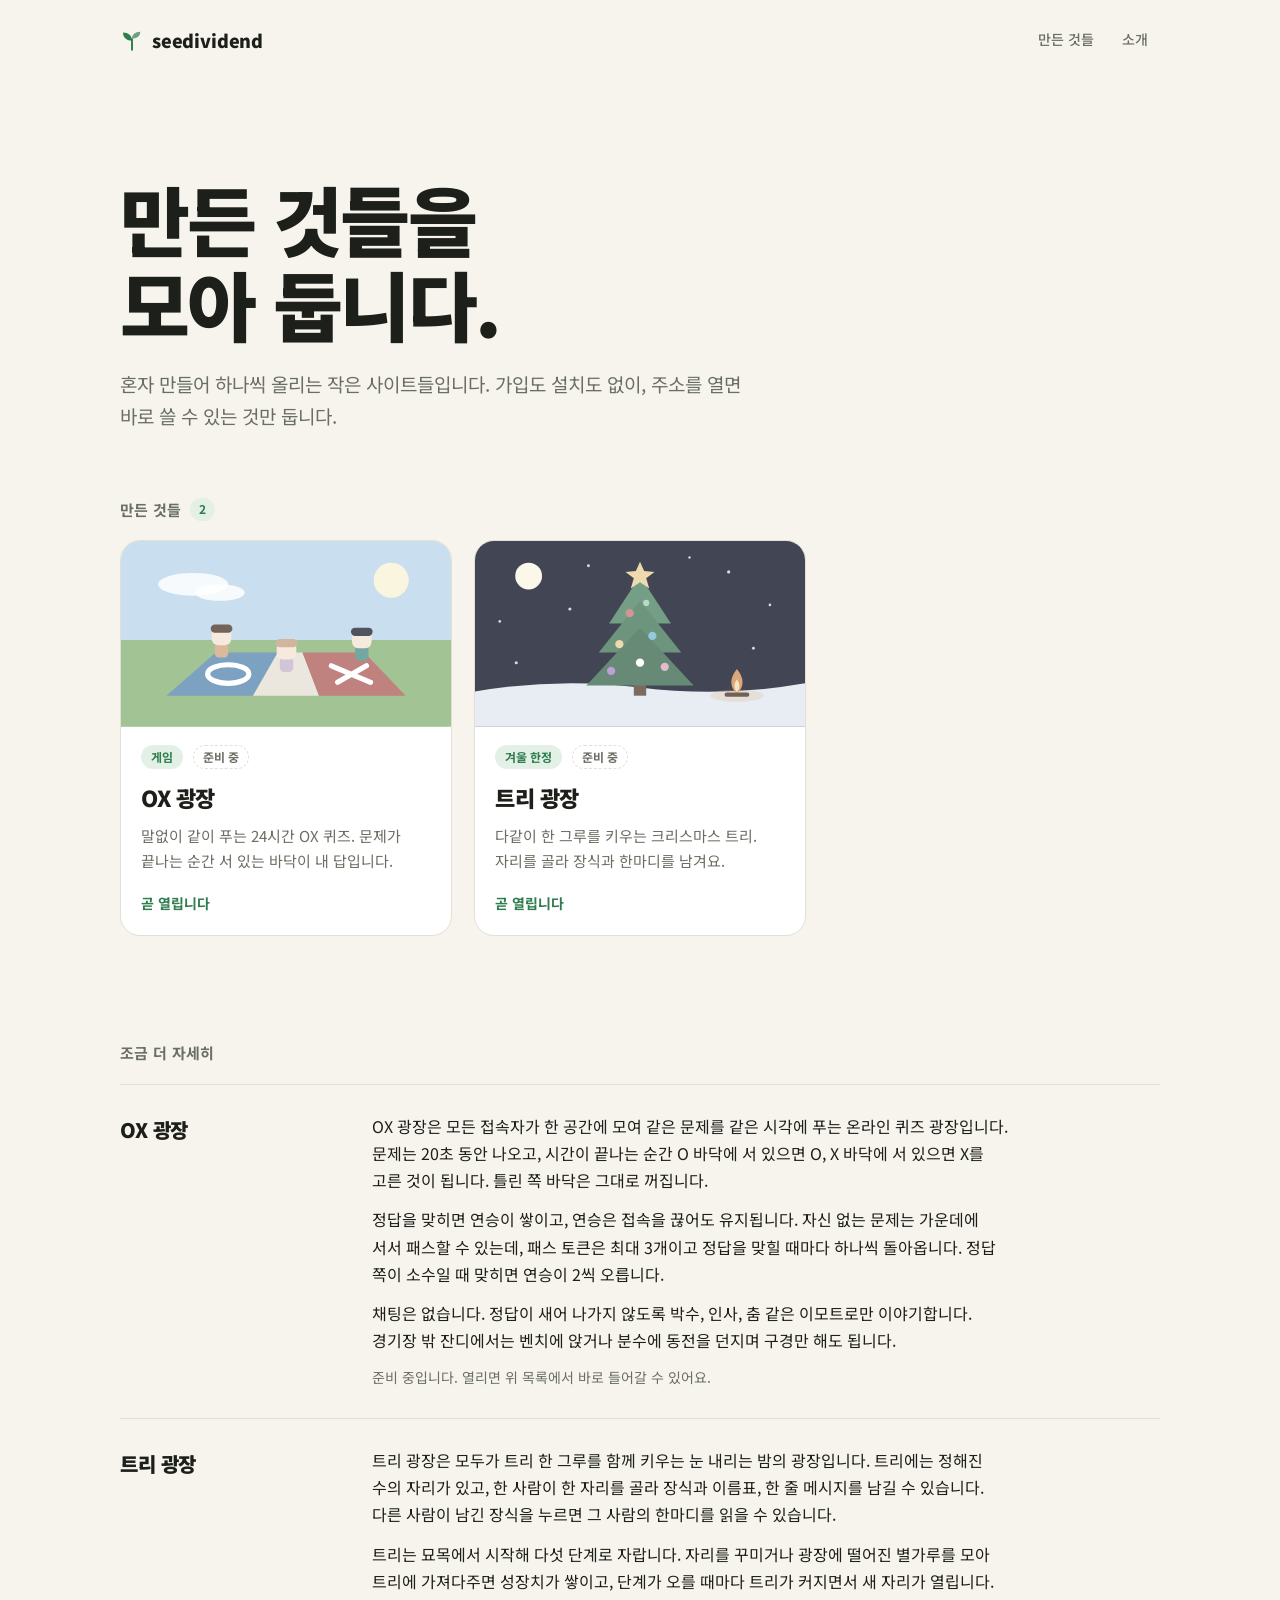
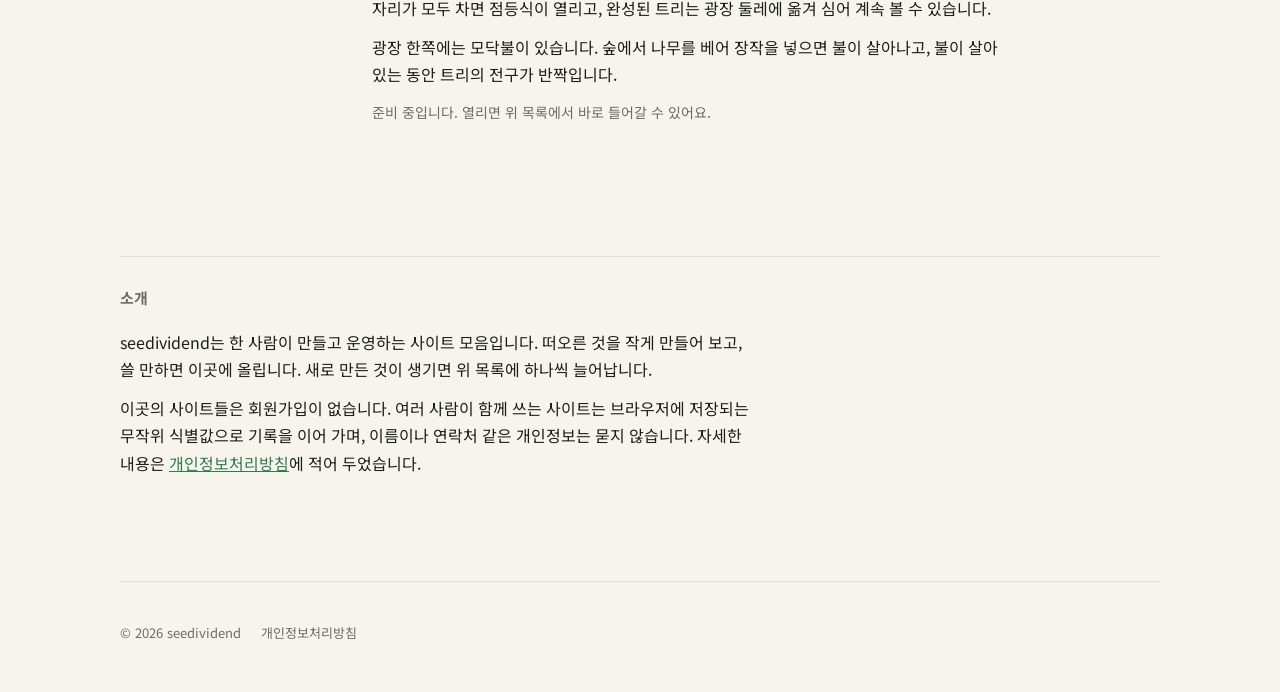
<file: index.html>
<!doctype html>
<html lang="ko">
  <head>
    <meta charset="UTF-8" />
    <meta name="viewport" content="width=device-width, initial-scale=1.0" />
    <title>seedividend · 만든 것들</title>
    <meta name="description" content="혼자 만들어 올리는 작은 사이트 모음. OX 광장, 트리 광장." />
    <meta property="og:title" content="seedividend · 만든 것들" />
    <meta property="og:description" content="혼자 만들어 올리는 작은 사이트 모음. OX 광장, 트리 광장." />
    <meta property="og:type" content="website" />
    <link rel="canonical" href="https://seedividend.com/" />
    <meta property="og:url" content="https://seedividend.com/" />
    <meta name="theme-color" content="#f7f4ee" media="(prefers-color-scheme: light)" />
    <meta name="theme-color" content="#14160f" media="(prefers-color-scheme: dark)" />
    <link rel="icon" href="/favicon.svg" type="image/svg+xml" />
    <link rel="preconnect" href="https://fonts.googleapis.com" />
    <link href="https://fonts.googleapis.com/css2?family=Noto+Sans+KR:wght@400;500;700;900&display=swap" rel="stylesheet" />
    <link rel="stylesheet" href="/static/style.css" />
    <meta name="google-adsense-account" content="ca-pub-4877378276818686" />
    <script async src="https://pagead2.googlesyndication.com/pagead/js/adsbygoogle.js?client=ca-pub-4877378276818686" crossorigin="anonymous"></script>
  </head>
  <body>
    <header class="top">
      <a class="brand" href="/"><svg class="sprout" viewBox="0 0 32 32" aria-hidden="true"><path d="M16 29V15" stroke="currentColor" stroke-width="2.6" stroke-linecap="round" fill="none"/><path d="M16 17C16 10 11 6 4 6c0 7 5 11 12 11z" fill="currentColor"/><path d="M16 14c0-5 4-9 11-9 0 6-4 9-11 9z" fill="currentColor" opacity=".7"/></svg><span>seedividend</span></a>
      <nav><a href="/#projects">만든 것들</a><a href="/#about">소개</a></nav>
    </header>
    <main>
      <section class="hero">
        <h1>만든 것들을<br />모아 둡니다.</h1>
        <p>혼자 만들어 하나씩 올리는 작은 사이트들입니다. 가입도 설치도 없이, 주소를 열면 바로 쓸 수 있는 것만 둡니다.</p>
      </section>

      <section id="projects" class="projects">
        <h2>만든 것들 <span class="count">2</span></h2>
        <div class="grid">
        <div class="card soon">
          <div class="card-art"><svg viewBox="0 0 320 180" role="img" aria-label="OX 광장 그림" preserveAspectRatio="xMidYMid slice">
    <rect width="320" height="180" fill="#a9dcff"/>
    <circle cx="262" cy="38" r="17" fill="#fff4c2"/>
    <ellipse cx="70" cy="42" rx="34" ry="11" fill="#fff" opacity=".85"/><ellipse cx="96" cy="50" rx="24" ry="8" fill="#fff" opacity=".85"/>
    <rect y="96" width="320" height="84" fill="#74c053"/>
    <path d="M44 150 L92 108 L152 108 L128 150Z" fill="#3d8fd9"/>
    <path d="M128 150 L152 108 L176 108 L192 150Z" fill="#e9e2d0"/>
    <path d="M192 150 L176 108 L236 108 L276 150Z" fill="#e0564f"/>
    <ellipse cx="104" cy="129" rx="20" ry="9" fill="none" stroke="#fff" stroke-width="5"/>
    <path d="M204 121 L242 137 M238 121 L210 137" stroke="#fff" stroke-width="5" stroke-linecap="round"/>
    <g><rect x="91" y="98" width="13" height="15" rx="4" fill="#f4a261"/><rect x="88" y="84" width="19" height="17" rx="6" fill="#ffe3c9"/><rect x="87" y="81" width="21" height="8" rx="4" fill="#5b3a29"/></g>
    <g><rect x="227" y="101" width="13" height="15" rx="4" fill="#2a9d8f"/><rect x="224" y="87" width="19" height="17" rx="6" fill="#ffe3c9"/><rect x="223" y="84" width="21" height="8" rx="4" fill="#1f2a44"/></g>
    <g><rect x="154" y="112" width="13" height="15" rx="4" fill="#cdb4db"/><rect x="151" y="98" width="19" height="17" rx="6" fill="#ffe3c9"/><rect x="150" y="95" width="21" height="8" rx="4" fill="#d9a066"/></g>
  </svg></div>
          <div class="card-body">
            <div class="card-meta"><span class="tag">게임</span><span class="soon-badge">준비 중</span></div>
            <h3>OX 광장</h3>
            <p>말없이 같이 푸는 24시간 OX 퀴즈. 문제가 끝나는 순간 서 있는 바닥이 내 답입니다.</p>
            <span class="go muted-go">곧 열립니다</span>
          </div>
        </div>
        <div class="card soon">
          <div class="card-art"><svg viewBox="0 0 320 180" role="img" aria-label="트리 광장 그림" preserveAspectRatio="xMidYMid slice">
    <rect width="320" height="180" fill="#0f1838"/>
    <circle cx="52" cy="34" r="13" fill="#fff6d5"/>
    <g fill="#fff" opacity=".8"><circle cx="110" cy="24" r="1.4"/><circle cx="246" cy="30" r="1.6"/><circle cx="286" cy="62" r="1.3"/><circle cx="24" cy="78" r="1.3"/><circle cx="208" cy="16" r="1.2"/><circle cx="92" cy="66" r="1.5"/><circle cx="270" cy="104" r="1.4"/><circle cx="40" cy="118" r="1.5"/></g>
    <path d="M0 146 Q80 132 160 142 T320 138 V180 H0Z" fill="#dfe9f8"/>
    <rect x="154" y="134" width="12" height="16" fill="#6b4226"/>
    <path d="M160 34 L190 80 H130Z" fill="#31925a"/><path d="M160 58 L200 108 H120Z" fill="#2a8552"/><path d="M160 84 L212 140 H108Z" fill="#24784a"/>
    <path d="M160 20 l4 9 10 1 -8 6 3 10 -9-6 -9 6 3-10 -8-6 10-1z" fill="#ffd166"/>
    <g><circle cx="150" cy="70" r="4" fill="#ff6b6b"/><circle cx="172" cy="92" r="4" fill="#4cc9f0"/><circle cx="140" cy="100" r="4" fill="#ffd166"/><circle cx="184" cy="122" r="4" fill="#ff9ecd"/><circle cx="132" cy="126" r="4" fill="#c77dff"/><circle cx="160" cy="118" r="4" fill="#ffffff"/><circle cx="166" cy="60" r="3" fill="#95d5b2"/></g>
    <g><ellipse cx="254" cy="150" rx="26" ry="6" fill="#ff9a3c" opacity=".25"/><path d="M254 124 q11 14 0 24 q-11-10 0-24z" fill="#ff8a2a"/><path d="M254 134 q5 7 0 13 q-5-6 0-13z" fill="#ffe08a"/><rect x="242" y="147" width="24" height="4" rx="2" fill="#5a3a22"/></g>
  </svg></div>
          <div class="card-body">
            <div class="card-meta"><span class="tag">겨울 한정</span><span class="soon-badge">준비 중</span></div>
            <h3>트리 광장</h3>
            <p>다같이 한 그루를 키우는 크리스마스 트리. 자리를 골라 장식과 한마디를 남겨요.</p>
            <span class="go muted-go">곧 열립니다</span>
          </div>
        </div>
        </div>
      </section>

      <section class="details">
        <h2>조금 더 자세히</h2>
        <article class="detail" id="about-ox">
          <h3>OX 광장</h3>
          <p>OX 광장은 모든 접속자가 한 공간에 모여 같은 문제를 같은 시각에 푸는 온라인 퀴즈 광장입니다. 문제는 20초 동안 나오고, 시간이 끝나는 순간 O 바닥에 서 있으면 O, X 바닥에 서 있으면 X를 고른 것이 됩니다. 틀린 쪽 바닥은 그대로 꺼집니다.</p>
          <p>정답을 맞히면 연승이 쌓이고, 연승은 접속을 끊어도 유지됩니다. 자신 없는 문제는 가운데에 서서 패스할 수 있는데, 패스 토큰은 최대 3개이고 정답을 맞힐 때마다 하나씩 돌아옵니다. 정답 쪽이 소수일 때 맞히면 연승이 2씩 오릅니다.</p>
          <p>채팅은 없습니다. 정답이 새어 나가지 않도록 박수, 인사, 춤 같은 이모트로만 이야기합니다. 경기장 밖 잔디에서는 벤치에 앉거나 분수에 동전을 던지며 구경만 해도 됩니다.</p>
          <span class="muted">준비 중입니다. 열리면 위 목록에서 바로 들어갈 수 있어요.</span>
        </article>
        <article class="detail" id="about-tree">
          <h3>트리 광장</h3>
          <p>트리 광장은 모두가 트리 한 그루를 함께 키우는 눈 내리는 밤의 광장입니다. 트리에는 정해진 수의 자리가 있고, 한 사람이 한 자리를 골라 장식과 이름표, 한 줄 메시지를 남길 수 있습니다. 다른 사람이 남긴 장식을 누르면 그 사람의 한마디를 읽을 수 있습니다.</p>
          <p>트리는 묘목에서 시작해 다섯 단계로 자랍니다. 자리를 꾸미거나 광장에 떨어진 별가루를 모아 트리에 가져다주면 성장치가 쌓이고, 단계가 오를 때마다 트리가 커지면서 새 자리가 열립니다. 자리가 모두 차면 점등식이 열리고, 완성된 트리는 광장 둘레에 옮겨 심어 계속 볼 수 있습니다.</p>
          <p>광장 한쪽에는 모닥불이 있습니다. 숲에서 나무를 베어 장작을 넣으면 불이 살아나고, 불이 살아 있는 동안 트리의 전구가 반짝입니다.</p>
          <span class="muted">준비 중입니다. 열리면 위 목록에서 바로 들어갈 수 있어요.</span>
        </article>
      </section>

      <section id="about" class="about">
        <h2>소개</h2>
        <p>seedividend는 한 사람이 만들고 운영하는 사이트 모음입니다. 떠오른 것을 작게 만들어 보고, 쓸 만하면 이곳에 올립니다. 새로 만든 것이 생기면 위 목록에 하나씩 늘어납니다.</p>
        <p>이곳의 사이트들은 회원가입이 없습니다. 여러 사람이 함께 쓰는 사이트는 브라우저에 저장되는 무작위 식별값으로 기록을 이어 가며, 이름이나 연락처 같은 개인정보는 묻지 않습니다. 자세한 내용은 <a href="/privacy">개인정보처리방침</a>에 적어 두었습니다.</p>
      </section>
    </main>
    <footer class="foot">
      <span>© 2026 seedividend</span>
      <a href="/privacy">개인정보처리방침</a>
      
    </footer>
    
  </body>
</html>
</file>
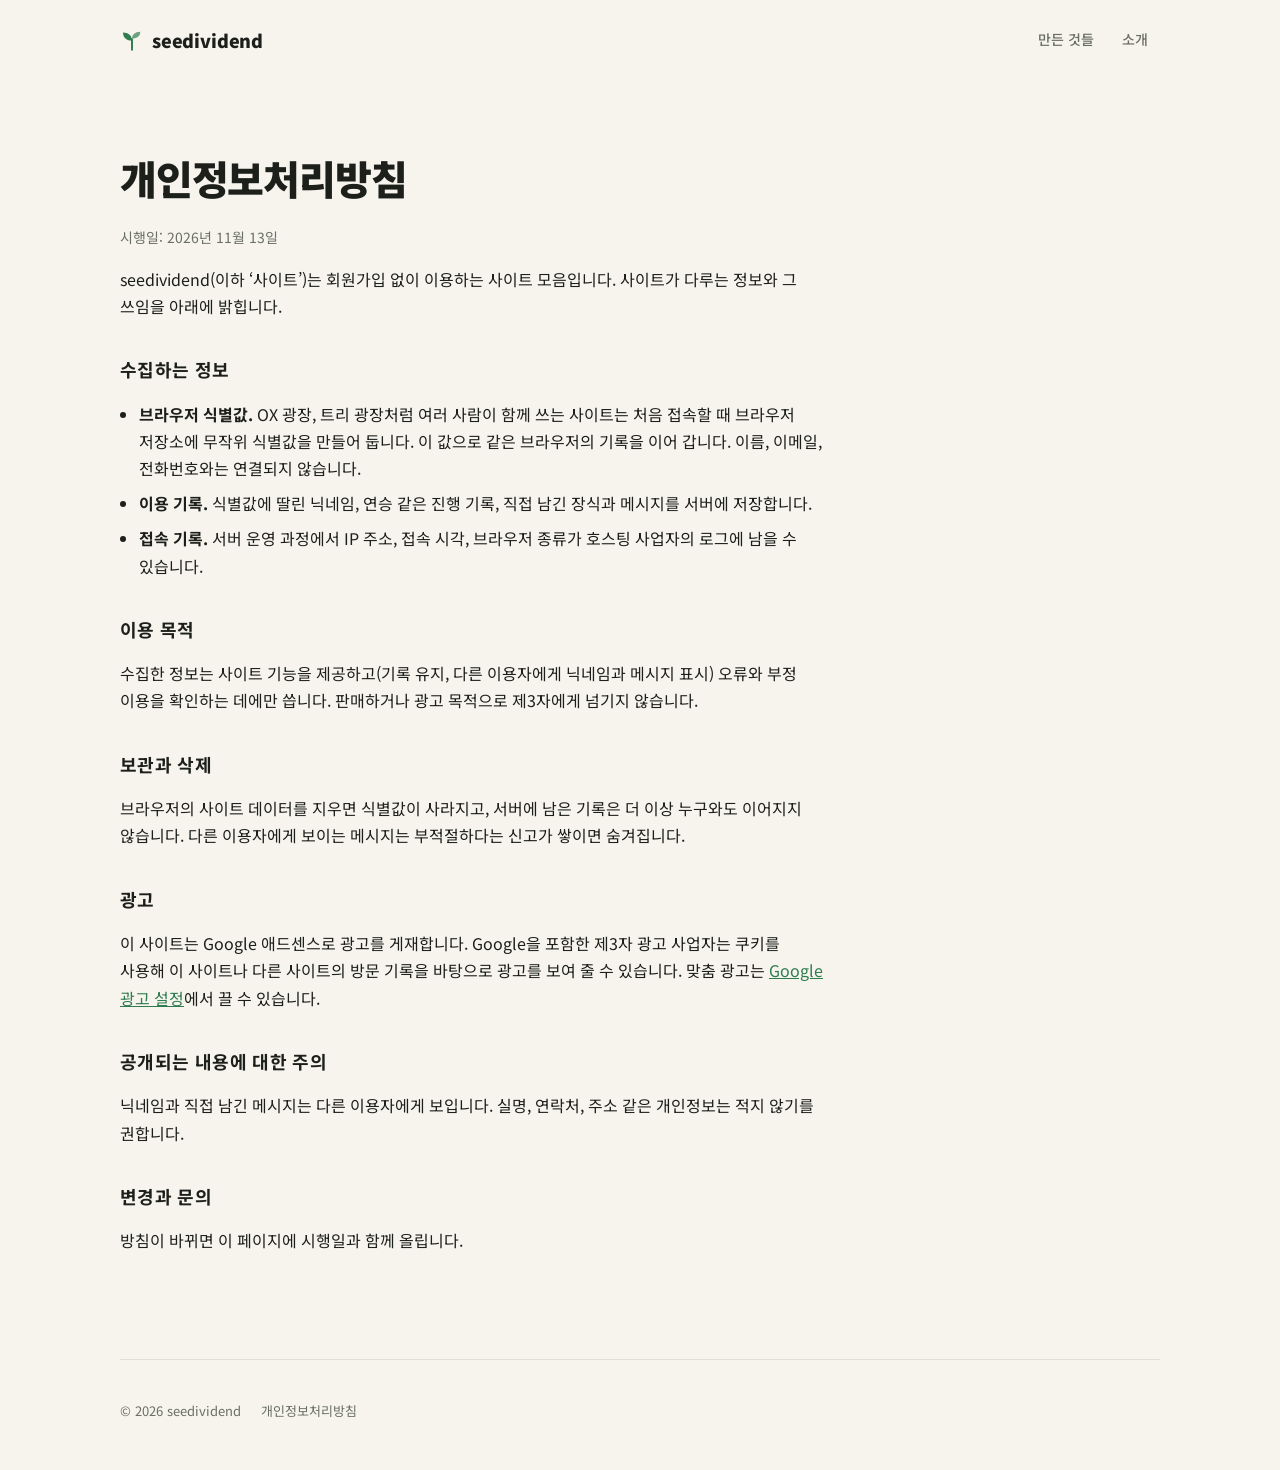
<file: privacy.html>
<!doctype html>
<html lang="ko">
  <head>
    <meta charset="UTF-8" />
    <meta name="viewport" content="width=device-width, initial-scale=1.0" />
    <title>개인정보처리방침 · seedividend</title>
    <meta name="description" content="seedividend 사이트 모음의 개인정보처리방침." />
    <meta property="og:title" content="개인정보처리방침 · seedividend" />
    <meta property="og:description" content="seedividend 사이트 모음의 개인정보처리방침." />
    <meta property="og:type" content="website" />
    <link rel="canonical" href="https://seedividend.com/privacy" />
    <meta property="og:url" content="https://seedividend.com/privacy" />
    <meta name="theme-color" content="#f7f4ee" media="(prefers-color-scheme: light)" />
    <meta name="theme-color" content="#14160f" media="(prefers-color-scheme: dark)" />
    <link rel="icon" href="/favicon.svg" type="image/svg+xml" />
    <link rel="preconnect" href="https://fonts.googleapis.com" />
    <link href="https://fonts.googleapis.com/css2?family=Noto+Sans+KR:wght@400;500;700;900&display=swap" rel="stylesheet" />
    <link rel="stylesheet" href="/static/style.css" />
    <meta name="google-adsense-account" content="ca-pub-4877378276818686" />
    <script async src="https://pagead2.googlesyndication.com/pagead/js/adsbygoogle.js?client=ca-pub-4877378276818686" crossorigin="anonymous"></script>
  </head>
  <body>
    <header class="top">
      <a class="brand" href="/"><svg class="sprout" viewBox="0 0 32 32" aria-hidden="true"><path d="M16 29V15" stroke="currentColor" stroke-width="2.6" stroke-linecap="round" fill="none"/><path d="M16 17C16 10 11 6 4 6c0 7 5 11 12 11z" fill="currentColor"/><path d="M16 14c0-5 4-9 11-9 0 6-4 9-11 9z" fill="currentColor" opacity=".7"/></svg><span>seedividend</span></a>
      <nav><a href="/#projects">만든 것들</a><a href="/#about">소개</a></nav>
    </header>
    <main>
      <section class="doc">
        <h1>개인정보처리방침</h1>
        <p class="muted">시행일: 2026년 11월 13일</p>
        <p>seedividend(이하 ‘사이트’)는 회원가입 없이 이용하는 사이트 모음입니다. 사이트가 다루는 정보와 그 쓰임을 아래에 밝힙니다.</p>

        <h2>수집하는 정보</h2>
        <ul>
          <li><b>브라우저 식별값.</b> OX 광장, 트리 광장처럼 여러 사람이 함께 쓰는 사이트는 처음 접속할 때 브라우저 저장소에 무작위 식별값을 만들어 둡니다. 이 값으로 같은 브라우저의 기록을 이어 갑니다. 이름, 이메일, 전화번호와는 연결되지 않습니다.</li>
          <li><b>이용 기록.</b> 식별값에 딸린 닉네임, 연승 같은 진행 기록, 직접 남긴 장식과 메시지를 서버에 저장합니다.</li>
          <li><b>접속 기록.</b> 서버 운영 과정에서 IP 주소, 접속 시각, 브라우저 종류가 호스팅 사업자의 로그에 남을 수 있습니다.</li>
        </ul>

        <h2>이용 목적</h2>
        <p>수집한 정보는 사이트 기능을 제공하고(기록 유지, 다른 이용자에게 닉네임과 메시지 표시) 오류와 부정 이용을 확인하는 데에만 씁니다. 판매하거나 광고 목적으로 제3자에게 넘기지 않습니다.</p>

        <h2>보관과 삭제</h2>
        <p>브라우저의 사이트 데이터를 지우면 식별값이 사라지고, 서버에 남은 기록은 더 이상 누구와도 이어지지 않습니다. 다른 이용자에게 보이는 메시지는 부적절하다는 신고가 쌓이면 숨겨집니다.</p>
        <h2>광고</h2>
        <p>이 사이트는 Google 애드센스로 광고를 게재합니다. Google을 포함한 제3자 광고 사업자는 쿠키를 사용해 이 사이트나 다른 사이트의 방문 기록을 바탕으로 광고를 보여 줄 수 있습니다. 맞춤 광고는 <a href="https://www.google.com/settings/ads" target="_blank" rel="noopener">Google 광고 설정</a>에서 끌 수 있습니다.</p>
        <h2>공개되는 내용에 대한 주의</h2>
        <p>닉네임과 직접 남긴 메시지는 다른 이용자에게 보입니다. 실명, 연락처, 주소 같은 개인정보는 적지 않기를 권합니다.</p>

        <h2>변경과 문의</h2>
        <p>방침이 바뀌면 이 페이지에 시행일과 함께 올립니다.</p>
      </section>
    </main>
    <footer class="foot">
      <span>© 2026 seedividend</span>
      <a href="/privacy">개인정보처리방침</a>
      
    </footer>
    
  </body>
</html>
</file>
<file: static/style.css>
:root {
  --bg: #f7f4ee;
  --surface: #ffffff;
  --ink: #1d1f1a;
  --muted: #6a6f64;
  --line: #e4dfd4;
  --accent: #2f7d4f;
  --accent-soft: #e3f0e6;
  --shadow: 0 1px 2px rgba(30, 30, 20, .06), 0 8px 24px rgba(30, 30, 20, .06);
  color-scheme: light dark;
}
@media (prefers-color-scheme: dark) {
  :root {
    --bg: #14160f;
    --surface: #1d2018;
    --ink: #eef0e8;
    --muted: #a0a694;
    --line: #2d3126;
    --accent: #7fcf9a;
    --accent-soft: #223327;
    --shadow: 0 1px 2px rgba(0, 0, 0, .3), 0 8px 24px rgba(0, 0, 0, .25);
  }
}
* { box-sizing: border-box; }
html { scroll-behavior: smooth; }
body {
  margin: 0; background: var(--bg); color: var(--ink);
  font-family: 'Noto Sans KR', system-ui, -apple-system, sans-serif;
  line-height: 1.7; word-break: keep-all; -webkit-font-smoothing: antialiased;
}
a { color: inherit; }
.top, main, .foot { width: min(1040px, calc(100% - 40px)); margin: 0 auto; }

.top { display: flex; align-items: center; justify-content: space-between; padding: 22px 0; }
.brand { display: inline-flex; align-items: center; gap: 8px; font-weight: 900; font-size: 18px; letter-spacing: -.01em; text-decoration: none; }
.sprout { width: 24px; height: 24px; color: var(--accent); }
.top nav { display: flex; gap: 4px; }
.top nav a { font-size: 14px; font-weight: 500; color: var(--muted); text-decoration: none; padding: 6px 12px; border-radius: 999px; }
.top nav a:hover { color: var(--ink); background: var(--accent-soft); }

.hero { padding: clamp(40px, 9vw, 96px) 0 clamp(32px, 6vw, 64px); }
.hero h1 { margin: 0; font-size: clamp(38px, 7.5vw, 76px); font-weight: 900; line-height: 1.12; letter-spacing: -.035em; }
.hero p { margin: 22px 0 0; max-width: 34em; font-size: clamp(16px, 2vw, 19px); color: var(--muted); }

h2 { font-size: 15px; font-weight: 700; color: var(--muted); letter-spacing: .02em; margin: 0 0 18px; display: flex; align-items: center; gap: 8px; }
.count { font-size: 12px; background: var(--accent-soft); color: var(--accent); padding: 1px 9px; border-radius: 999px; }

.grid { display: grid; grid-template-columns: repeat(auto-fill, minmax(min(100%, 320px), 1fr)); gap: 22px; }
.card {
  display: flex; flex-direction: column; background: var(--surface); border: 1px solid var(--line);
  border-radius: 20px; overflow: hidden; text-decoration: none; box-shadow: var(--shadow);
  transition: transform .18s ease, border-color .18s ease;
}
.card:hover { transform: translateY(-4px); border-color: var(--accent); }
.card:focus-visible { outline: 3px solid var(--accent); outline-offset: 3px; }
.card-art { aspect-ratio: 16 / 9; background: var(--accent-soft); }
.card-art svg { display: block; width: 100%; height: 100%; }
.card-body { padding: 18px 20px 20px; display: flex; flex-direction: column; flex: 1; }
.card-meta { display: flex; align-items: center; gap: 10px; min-height: 24px; flex-wrap: wrap; }
.tag { font-size: 12px; font-weight: 700; color: var(--accent); background: var(--accent-soft); padding: 2px 10px; border-radius: 999px; }
.live { display: inline-flex; align-items: center; gap: 6px; font-size: 12px; color: var(--muted); }
.live[hidden] { display: none; }
.live i { width: 7px; height: 7px; border-radius: 50%; background: var(--muted); opacity: .5; }
.live.on i { background: #2fbf6b; opacity: 1; box-shadow: 0 0 0 4px rgba(47, 191, 107, .18); }
.live b { font-weight: 500; }
.card.soon { box-shadow: none; }
.card.soon:hover { transform: none; border-color: var(--line); }
.card.soon .card-art { filter: saturate(.55); opacity: .8; }
.soon-badge { font-size: 12px; font-weight: 700; color: var(--muted); border: 1px dashed var(--line); padding: 1px 9px; border-radius: 999px; }
.muted-go { color: var(--muted); }
.card h3 { margin: 10px 0 6px; font-size: 22px; font-weight: 900; letter-spacing: -.02em; }
.card p { margin: 0 0 18px; font-size: 15px; color: var(--muted); }
.go { margin-top: auto; font-size: 14px; font-weight: 700; color: var(--accent); }
.card:hover .go span { display: inline-block; transform: translateX(4px); transition: transform .18s ease; }

.ad { margin-top: clamp(40px, 6vw, 72px); min-height: 100px; }
.ad + .details { margin-top: clamp(40px, 6vw, 72px); }
.details { margin-top: clamp(56px, 9vw, 104px); }
.detail { padding: 28px 0; border-top: 1px solid var(--line); display: grid; grid-template-columns: minmax(0, 220px) minmax(0, 1fr); column-gap: 32px; }
.detail h3 { margin: 0; font-size: 20px; font-weight: 900; letter-spacing: -.02em; grid-row: 1 / span 9; }
.detail p { margin: 0 0 12px; grid-column: 2; max-width: 40em; }
.detail .text-link { grid-column: 2; }
.text-link { font-size: 14px; font-weight: 700; color: var(--accent); text-decoration: none; }
.text-link:hover { text-decoration: underline; }

.about { margin-top: clamp(56px, 9vw, 104px); padding-top: 28px; border-top: 1px solid var(--line); }
.about p { max-width: 40em; margin: 0 0 12px; }
.about a, .doc a { color: var(--accent); }

.doc { padding: clamp(32px, 6vw, 64px) 0 0; max-width: 44em; }
.doc h1 { font-size: clamp(28px, 5vw, 40px); font-weight: 900; letter-spacing: -.03em; margin: 0 0 6px; }
.doc h2 { font-size: 18px; color: var(--ink); margin: 34px 0 8px; }
.doc ul { padding-left: 1.2em; }
.doc li { margin-bottom: 8px; }
.muted { color: var(--muted); font-size: 14px; }
.notfound { text-align: center; margin: 0 auto; padding: 96px 0; }

.foot { display: flex; flex-wrap: wrap; gap: 6px 20px; padding: 40px 0 48px; margin-top: clamp(56px, 9vw, 104px); border-top: 1px solid var(--line); font-size: 13px; color: var(--muted); }
.foot a { text-decoration: none; }
.foot a:hover { color: var(--ink); text-decoration: underline; }

@media (max-width: 640px) {
  .detail { grid-template-columns: 1fr; }
  .detail h3 { grid-row: auto; margin-bottom: 10px; }
  .detail p, .detail .text-link { grid-column: 1; }
  .top nav a { padding: 6px 8px; }
}
@media (prefers-reduced-motion: reduce) {
  html { scroll-behavior: auto; }
  .card, .card:hover .go span { transition: none; }
  .card:hover { transform: none; }
}
</file>
